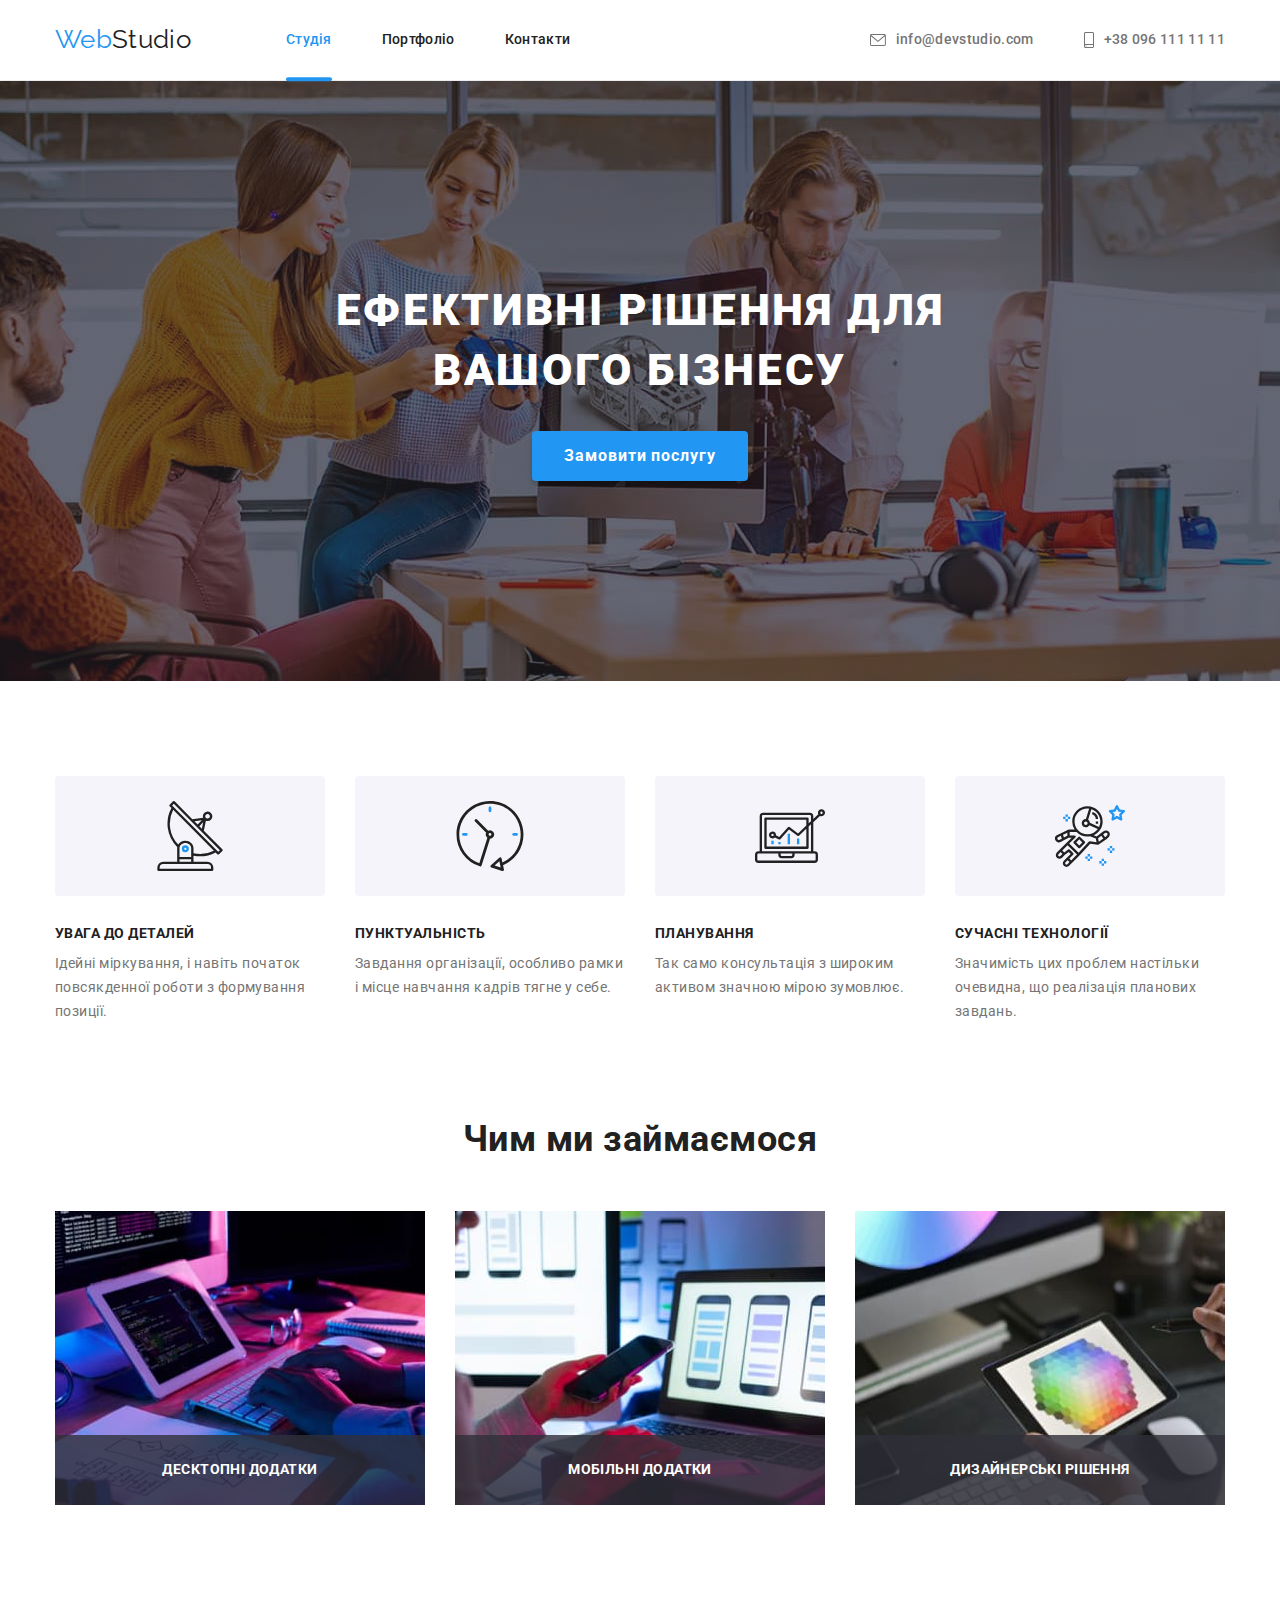
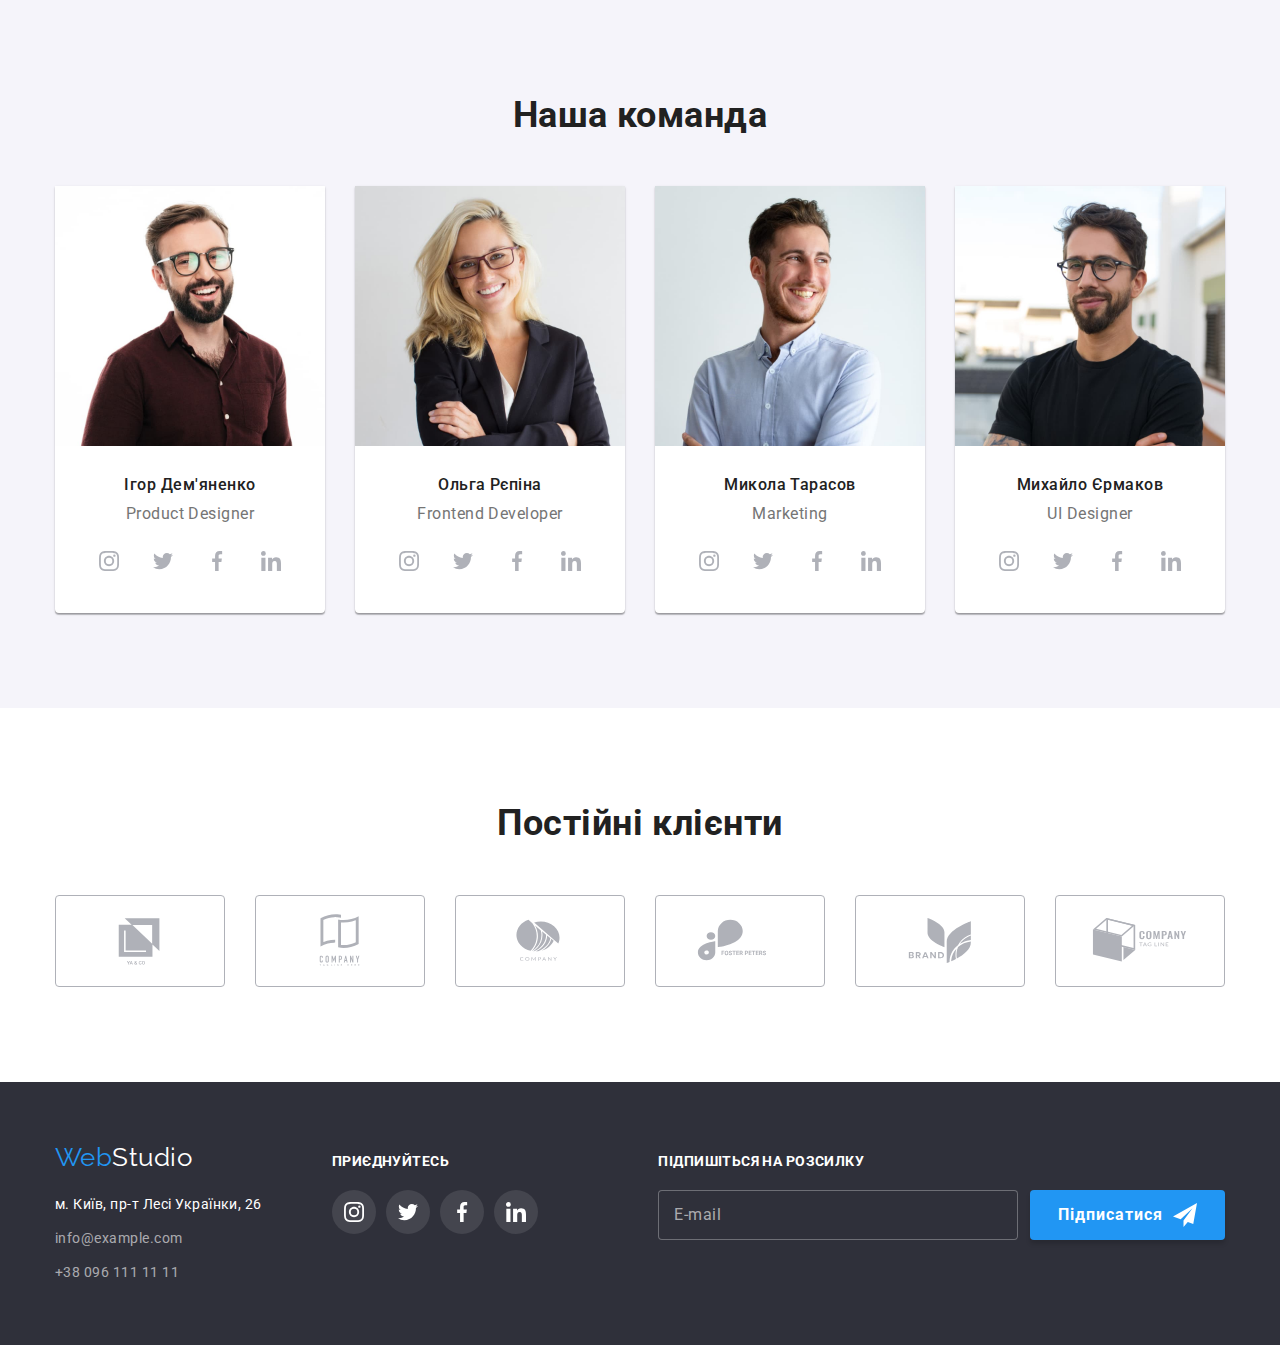
<file: index.html>
<!DOCTYPE html>
<html lang="uk">
  <head>
    <meta charset="UTF-8" />
    <meta http-equiv="X-UA-Compatible" content="IE=edge" />
    <meta name="viewport" content="width=device-width, initial-scale=1.0" />
    <title>WebStudio</title>
    <link rel="preconnect" href="https://fonts.googleapis.com" />
    <link rel="preconnect" href="https://fonts.gstatic.com" crossorigin />
    <link
      href="https://fonts.googleapis.com/css2?family=Raleway:wght@700&family=Roboto:wght@400;500;700;900&display=swap"
      rel="stylesheet"
    />
    <link rel="stylesheet" href="./css/main.min.css" />
  </head>

  <body class="home page">
    <!--Header-->
    <header class="header">
      <div class="container header__container">
        <a class="logo" href="./index.html">
          <span class="logo__accent">Web</span>Studio
        </a>
        <nav>
          <ul class="site-nav">
            <li class="site-nav__item site-nav__item--current">
              <a
                class="site-nav__link site-nav__link--current"
                href="./index.html"
                >Студія</a
              >
            </li>
            <li class="site-nav__item">
              <a class="site-nav__link" href="./portfolio.html">Портфоліо</a>
            </li>
            <li class="site-nav__item">
              <a class="site-nav__link" href="#">Контакти</a>
            </li>
          </ul>
        </nav>
        <ul class="header-contacts">
          <li class="header-contacts__item">
            <a class="header-contacts__link" href="mailto:info@devstudio.com">
              <svg class="header-contacts__icon" width="16" height="12">
                <use href="./images/symbol-defs.svg#icon-mail"></use>
              </svg>
              info@devstudio.com</a
            >
          </li>
          <li class="header-contacts__item">
            <a class="header-contacts__link" href="tel:+380961111111">
              <svg class="header-contacts__icon" width="10" height="16">
                <use href="./images/symbol-defs.svg#icon-smartphone"></use>
              </svg>
              +38 096 111 11 11</a
            >
          </li>
        </ul>
      </div>
    </header>
    <!--Main content-->
    <main class="main-content">
      <!--Hero-->
      <section class="hero">
        <div class="container">
          <h1 class="hero__title">Ефективні рішення для вашого бізнесу</h1>
          <button data-modal-open class="hero__button" type="button">
            Замовити послугу
          </button>
        </div>
      </section>
      <!--Features-->
      <section class="section features">
        <div class="container">
          <h2 class="hide-title">Переваги</h2>
          <ul class="features__list">
            <li class="features__item">
              <div class="features__bg">
                <svg class="features__icon" width="70" height="70">
                  <use href="./images/symbol-defs.svg#icon-antenna"></use>
                </svg>
              </div>
              <h2 class="features__title">УВАГА ДО ДЕТАЛЕЙ</h2>
              <p class="features__description">
                Ідейні міркування, і навіть початок повсякденної роботи з
                формування позиції.
              </p>
            </li>
            <li class="features__item">
              <div class="features__bg">
                <svg class="features__icon" width="70" height="70">
                  <use href="./images/symbol-defs.svg#icon-clock"></use>
                </svg>
              </div>
              <h2 class="features__title">ПУНКТУАЛЬНІСТЬ</h2>
              <p class="features__description">
                Завдання організації, особливо рамки і місце навчання кадрів
                тягне у себе.
              </p>
            </li>
            <li class="features__item">
              <div class="features__bg">
                <svg class="features__icon" width="70" height="70">
                  <use href="./images/symbol-defs.svg#icon-diagram"></use>
                </svg>
              </div>
              <h2 class="features__title">ПЛАНУВАННЯ</h2>
              <p class="features__description">
                Так само консультація з широким активом значною мірою зумовлює.
              </p>
            </li>
            <li class="features__item">
              <div class="features__bg">
                <svg class="features__icon" width="70" height="70">
                  <use href="./images/symbol-defs.svg#icon-astronaut"></use>
                </svg>
              </div>
              <h2 class="features__title">СУЧАСНІ ТЕХНОЛОГІЇ</h2>
              <p class="features__description">
                Значимість цих проблем настільки очевидна, що реалізація
                планових завдань.
              </p>
            </li>
          </ul>
        </div>
      </section>
      <!--Our action-->
      <section class="section actions">
        <div class="container">
          <h2 class="actions__title">Чим ми займаємося</h2>
          <ul class="actions__list">
            <li class="actions__item">
              <img
                src="./images/img.jpg"
                alt="Typin on the keyboard"
                width="370"
              />
              <div class="actions__label">
                <h3 class="actions__subscription">Десктопні додатки</h3>
              </div>
            </li>
            <li class="actions__item">
              <img src="./images/img1.jpg" alt="Gadgets" width="370" />
              <div class="actions__label">
                <h3 class="actions__subscription">Мобільні додатки</h3>
              </div>
            </li>
            <li class="actions__item">
              <img src="./images/img2.jpg" alt="Design" width="370" />
              <div class="actions__label">
                <h3 class="actions__subscription">Дизайнерські рішення</h3>
              </div>
            </li>
          </ul>
        </div>
      </section>
      <!--Out team-->
      <section class="section team">
        <div class="container">
          <h2 class="team__title">Наша команда</h2>
          <ul class="team__list">
            <li class="team__item">
              <img
                class="portrait"
                src="./images/team1.jpg"
                alt="Ігор Дем'яненко Product Designer"
                width="270"
              />
              <div class="team__label">
                <h3 class="team__subtitle">Ігор Дем'яненко</h3>
                <p class="team__description" lang="en">Product Designer</p>
                <ul class="team__social-list social-list">
                  <li class="social-list__item">
                    <a
                      class="social-list__link team__social-link"
                      href="https://www.instagram.com/"
                    >
                      <svg
                        class="team__icon social-list__icon"
                        width="20"
                        height="20"
                      >
                        <use
                          href="./images/symbol-defs.svg#icon-instagram"
                        ></use>
                      </svg>
                    </a>
                  </li>
                  <li class="social-list__item">
                    <a
                      class="social-list__link team__social-link"
                      href="https://twitter.com/?lang=en"
                    >
                      <svg
                        class="team__icon social-list__icon"
                        width="20"
                        height="20"
                      >
                        <use href="./images/symbol-defs.svg#icon-twitter"></use>
                      </svg>
                    </a>
                  </li>
                  <li class="social-list__item">
                    <a
                      class="social-list__link team__social-link"
                      href="https://www.facebook.com/"
                    >
                      <svg
                        class="social-list__icon team__icon"
                        width="20"
                        height="20"
                      >
                        <use
                          href="./images/symbol-defs.svg#icon-facebook"
                        ></use>
                      </svg>
                    </a>
                  </li>
                  <li class="social-list__item">
                    <a
                      class="social-list__link team__social-link"
                      href="https://www.linkedin.com/"
                    >
                      <svg
                        class="social-list__icon team__icon"
                        width="20"
                        height="20"
                      >
                        <use
                          href="./images/symbol-defs.svg#icon-linkedin"
                        ></use>
                      </svg>
                    </a>
                  </li>
                </ul>
              </div>
            </li>
            <li class="team__item">
              <img
                class="portrait"
                src="./images/team2.jpg"
                alt="Ольга Рєпіна Frontend Developer"
                width="270"
              />
              <div class="team__label">
                <h3 class="team__subtitle">Ольга Рєпіна</h3>
                <p class="team__description" lang="en">Frontend Developer</p>
                <ul class="team__social-list social-list">
                  <li class="social-list__item">
                    <a
                      class="social-list__link team__social-link"
                      href="https://www.instagram.com/"
                    >
                      <svg
                        class="team__icon social-list__icon"
                        width="20"
                        height="20"
                      >
                        <use
                          href="./images/symbol-defs.svg#icon-instagram"
                        ></use>
                      </svg>
                    </a>
                  </li>
                  <li class="social-list__item">
                    <a
                      class="social-list__link team__social-link"
                      href="https://twitter.com/?lang=en"
                    >
                      <svg
                        class="team__icon social-list__icon"
                        width="20"
                        height="20"
                      >
                        <use href="./images/symbol-defs.svg#icon-twitter"></use>
                      </svg>
                    </a>
                  </li>
                  <li class="social-list__item">
                    <a
                      class="social-list__link team__social-link"
                      href="https://www.facebook.com/"
                    >
                      <svg
                        class="social-list__icon team__icon"
                        width="20"
                        height="20"
                      >
                        <use
                          href="./images/symbol-defs.svg#icon-facebook"
                        ></use>
                      </svg>
                    </a>
                  </li>
                  <li class="social-list__item">
                    <a
                      class="social-list__link team__social-link"
                      href="https://www.linkedin.com/"
                    >
                      <svg
                        class="social-list__icon team__icon"
                        width="20"
                        height="20"
                      >
                        <use
                          href="./images/symbol-defs.svg#icon-linkedin"
                        ></use>
                      </svg>
                    </a>
                  </li>
                </ul>
              </div>
            </li>
            <li class="team__item">
              <img
                class="portrait"
                src="./images/team3.jpg"
                alt="Микола Тарасов Marketing"
                width="270"
              />
              <div class="team__label">
                <h3 class="team__subtitle">Микола Тарасов</h3>
                <p class="team__description" lang="en">Marketing</p>
                <ul class="team__social-list social-list">
                  <li class="social-list__item">
                    <a
                      class="social-list__link team__social-link"
                      href="https://www.instagram.com/"
                    >
                      <svg
                        class="team__icon social-list__icon"
                        width="20"
                        height="20"
                      >
                        <use
                          href="./images/symbol-defs.svg#icon-instagram"
                        ></use>
                      </svg>
                    </a>
                  </li>
                  <li class="social-list__item">
                    <a
                      class="social-list__link team__social-link"
                      href="https://twitter.com/?lang=en"
                    >
                      <svg
                        class="team__icon social-list__icon"
                        width="20"
                        height="20"
                      >
                        <use href="./images/symbol-defs.svg#icon-twitter"></use>
                      </svg>
                    </a>
                  </li>
                  <li class="social-list__item">
                    <a
                      class="social-list__link team__social-link"
                      href="https://www.facebook.com/"
                    >
                      <svg
                        class="social-list__icon team__icon"
                        width="20"
                        height="20"
                      >
                        <use
                          href="./images/symbol-defs.svg#icon-facebook"
                        ></use>
                      </svg>
                    </a>
                  </li>
                  <li class="social-list__item">
                    <a
                      class="social-list__link team__social-link"
                      href="https://www.linkedin.com/"
                    >
                      <svg
                        class="social-list__icon team__icon"
                        width="20"
                        height="20"
                      >
                        <use
                          href="./images/symbol-defs.svg#icon-linkedin"
                        ></use>
                      </svg>
                    </a>
                  </li>
                </ul>
              </div>
            </li>
            <li class="team__item">
              <img
                class="portrait"
                src="./images/team4.jpg"
                alt="Михайло Єрмаков UI Designer"
                width="270"
              />
              <div class="team__label">
                <h3 class="team__subtitle">Михайло Єрмаков</h3>
                <p class="team__description" lang="en">UI Designer</p>
                <ul class="team__social-list social-list">
                  <li class="social-list__item">
                    <a
                      class="social-list__link team__social-link"
                      href="https://www.instagram.com/"
                    >
                      <svg
                        class="team__icon social-list__icon"
                        width="20"
                        height="20"
                      >
                        <use
                          href="./images/symbol-defs.svg#icon-instagram"
                        ></use>
                      </svg>
                    </a>
                  </li>
                  <li class="social-list__item">
                    <a
                      class="social-list__link team__social-link"
                      href="https://twitter.com/?lang=en"
                    >
                      <svg
                        class="team__icon social-list__icon"
                        width="20"
                        height="20"
                      >
                        <use href="./images/symbol-defs.svg#icon-twitter"></use>
                      </svg>
                    </a>
                  </li>
                  <li class="social-list__item">
                    <a
                      class="social-list__link team__social-link"
                      href="https://www.facebook.com/"
                    >
                      <svg
                        class="social-list__icon team__icon"
                        width="20"
                        height="20"
                      >
                        <use
                          href="./images/symbol-defs.svg#icon-facebook"
                        ></use>
                      </svg>
                    </a>
                  </li>
                  <li class="social-list__item">
                    <a
                      class="social-list__link team__social-link"
                      href="https://www.linkedin.com/"
                    >
                      <svg
                        class="social-list__icon team__icon"
                        width="20"
                        height="20"
                      >
                        <use
                          href="./images/symbol-defs.svg#icon-linkedin"
                        ></use>
                      </svg>
                    </a>
                  </li>
                </ul>
              </div>
            </li>
          </ul>
        </div>
      </section>
      <!-- Regular customers -->
      <section class="section customers">
        <div class="container">
          <h2 class="customers__title">Постійні клієнти</h2>
          <ul class="customers__list">
            <li class="customers__item">
              <a class="customers__link" href="#">
                <svg class="customers__icon" width="106" height="60">
                  <use href="./images/symbol-defs.svg#icon-company1"></use>
                </svg>
              </a>
            </li>
            <li class="customers__item">
              <a class="customers__link" href="#">
                <svg class="customers__icon" width="106" height="60">
                  <use href="./images/symbol-defs.svg#icon-company2"></use>
                </svg>
              </a>
            </li>
            <li class="customers__item">
              <a class="customers__link" href="#">
                <svg class="customers__icon" width="106" height="60">
                  <use href="./images/symbol-defs.svg#icon-company3"></use>
                </svg>
              </a>
            </li>
            <li class="customers__item">
              <a class="customers__link" href="#">
                <svg class="customers__icon" width="106" height="60">
                  <use href="./images/symbol-defs.svg#icon-company4"></use>
                </svg>
              </a>
            </li>
            <li class="customers__item">
              <a class="customers__link" href="#">
                <svg class="customers__icon" width="106" height="60">
                  <use href="./images/symbol-defs.svg#icon-company5"></use>
                </svg>
              </a>
            </li>
            <li class="customers__item">
              <a class="customers__link" href="#">
                <svg class="customers__icon" width="106" height="60">
                  <use href="./images/symbol-defs.svg#icon-company6"></use>
                </svg>
              </a>
            </li>
          </ul>
        </div>
      </section>
    </main>
    <!--Footer-->
    <footer class="footer">
      <div class="container footer__container">
        <div class="footer__info">
          <a class="footer__logo logo" href="./index.html">
            <span class="logo__accent">Web</span>Studio
          </a>
          <ul class="footer-contacts">
            <li class="footer-contacts__item">
              <address class="footer__address">
                м. Київ, пр-т Лесі Українки, 26
              </address>
            </li>
            <li class="footer-contacts__item">
              <a class="footer-contacts__link" href="mailto:info@example.com"
                >info@example.com</a
              >
            </li>
            <li class="footer-contacts__item">
              <a class="footer-contacts__link" href="tel:+380991111111"
                >+38 096 111 11 11</a
              >
            </li>
          </ul>
        </div>
        <div class="footer__social-subscribe">
          <h3 class="footer__title">Приєднуйтесь</h3>
          <ul class="social-list">
            <li class="social-list__item">
              <a class="social-list__link" href="https://www.instagram.com/">
                <svg class="social-list__icon" width="20" height="20">
                  <use href="./images/symbol-defs.svg#icon-instagram"></use>
                </svg>
              </a>
            </li>
            <li class="social-list__item">
              <a class="social-list__link" href="https://twitter.com/?lang=en"
                ><svg class="social-list__icon" width="20" height="20">
                  <use href="./images/symbol-defs.svg#icon-twitter"></use>
                </svg>
              </a>
            </li>
            <li class="social-list__item">
              <a class="social-list__link" href="https://www.facebook.com/"
                ><svg class="social-list__icon" width="20" height="20">
                  <use href="./images/symbol-defs.svg#icon-facebook"></use>
                </svg>
              </a>
            </li>
            <li class="social-list__item">
              <a class="social-list__link" href="https://www.linkedin.com/"
                ><svg class="social-list__icon" width="20" height="20">
                  <use href="./images/symbol-defs.svg#icon-linkedin"></use>
                </svg>
              </a>
            </li>
          </ul>
        </div>
        <div class="footer__mail-subscribe">
          <form class="mail-form">
            <div class="mail-form__thumb">
              <label class="footer__title" for="mail-form"
                >Підпишіться на розсилку</label
              >
              <input
                class="mail-form__input"
                type="email"
                name="mail"
                id="mail-form"
                placeholder="E-mail"
              />
            </div>

            <button class="mail-form__button" type="submit">
              Підписатися
              <svg class="mail-form__icon" width="24" height="24">
                <use href="./images/symbol-defs.svg#icon-send"></use>
              </svg>
            </button>
          </form>
        </div>
      </div>
    </footer>
    <!-- Modal window -->
    <div class="backdrop is-hidden" data-modal>
      <div class="modal">
        <form class="form">
          <h2 class="form__title">Залиште свої дані, ми вам передзвонимо</h2>
          <div class="form-field">
            <label class="form-field__description" for="name">Ім'я</label>
            <div class="form-field__container">
              <input
                class="form-field__input"
                type="text"
                name="name"
                id="name"
              />
              <svg
                class="form-field__icon--person form-field__icon"
                width="18"
                height="18"
              >
                <use href="./images/symbol-defs.svg#icon-person"></use>
              </svg>
            </div>
          </div>
          <div class="form-field">
            <label class="form-field__description" for="tel">Телефон</label>
            <div class="form-field__container">
              <input class="form-field__input" type="tel" name="tel" id="tel" />
              <svg
                class="form-field__icon--phone form-field__icon"
                width="18"
                height="18"
              >
                <use href="./images/symbol-defs.svg#icon-phone"></use>
              </svg>
            </div>
          </div>
          <div class="form-field">
            <label class="form-field__description" for="mail">Пошта</label>
            <div class="form-field__container">
              <input
                class="form-field__input"
                type="email"
                name="mail"
                id="mail"
              />
              <svg
                class="form-field__icon--email form-field__icon"
                width="18"
                height="18"
              >
                <use href="./images/symbol-defs.svg#icon-email"></use>
              </svg>
            </div>
          </div>
          <div class="form-field form-field--comment">
            <label class="form-field__description" for="comment"
              >Коментар</label
            >
            <textarea
              class="form-field__input form-field__input--comment"
              name="comment"
              id="comment"
              placeholder="Введіть текст"
            ></textarea>
          </div>
          <div class="form-field--policy">
            <label class="policy__description">
              <input class="hide-checkbox" type="checkbox" name="policy" />
              <span class="checkbox">
                <svg class="checkbox__icon" width="16" height="15">
                  <use href="./images/symbol-defs.svg#icon-check"></use>
                </svg>
              </span>
              <span class="policy__conditions">
                Погоджуюся з розсилкою та приймаю
                <a class="policy__link" href="#">Умови договору</a>
              </span>
            </label>
          </div>
          <button type="submit" class="form__button">Відправити</button>
        </form>
        <button class="modal__close-button" data-modal-close>
          <svg class="modal__icon" width="30" height="30">
            <use href="./images/symbol-defs.svg#icon-close"></use>
          </svg>
        </button>
      </div>
    </div>
    <script src="./js/modal.js"></script>
  </body>
</html>
</file>
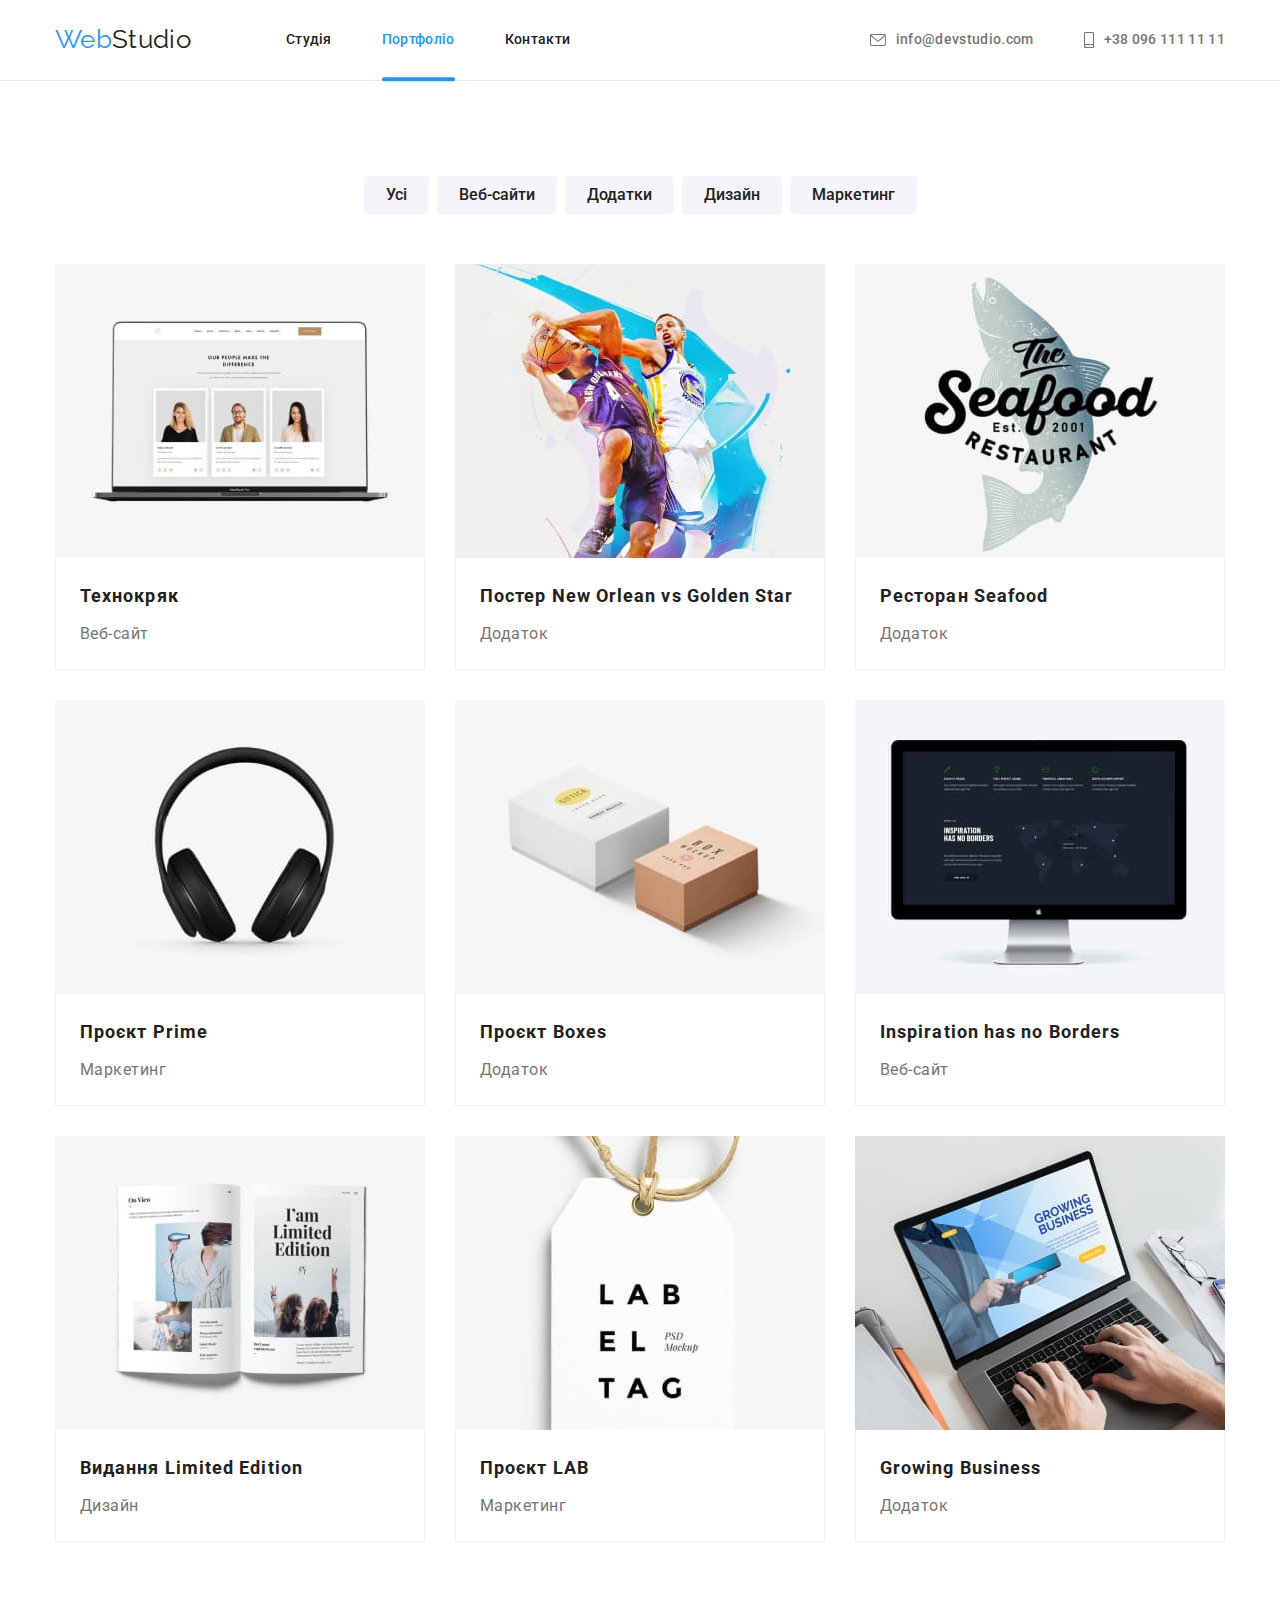
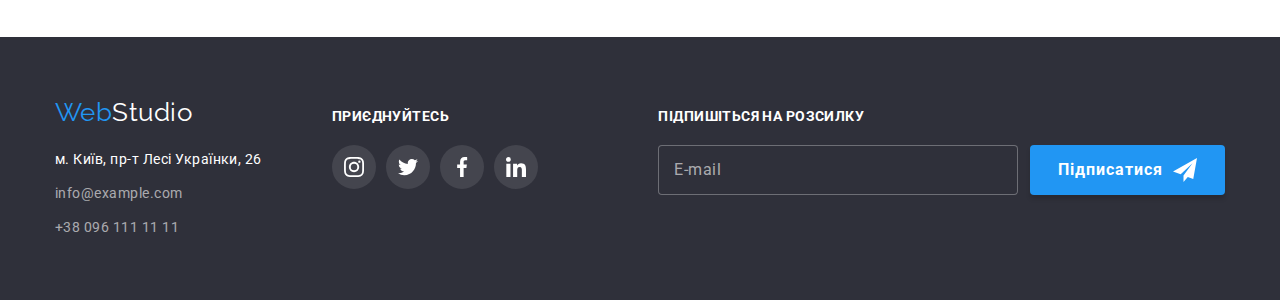
<file: portfolio.html>
<!DOCTYPE html>
<html lang="uk">
  <head>
    <meta charset="UTF-8" />
    <meta http-equiv="X-UA-Compatible" content="IE=edge" />
    <meta name="viewport" content="width=device-width, initial-scale=1.0" />
    <title>Portfolio</title>
    <link rel="preconnect" href="https://fonts.googleapis.com" />
    <link rel="preconnect" href="https://fonts.gstatic.com" crossorigin />
    <link
      href="https://fonts.googleapis.com/css2?family=Raleway:wght@700&family=Roboto:wght@400;500;700;900&display=swap"
      rel="stylesheet"
    />
    <link rel="stylesheet" href="./css/main.min.css" />
  </head>
  <body class="portfolio page">
    <!--Header-->
    <header class="header">
      <div class="container header__container">
        <a class="logo" href="./index.html">
          <span class="logo__accent">Web</span>Studio
        </a>
        <nav>
          <ul class="site-nav">
            <li class="site-nav__item">
              <a
                class="site-nav__link"
                href="./index.html"
                >Студія</a
              >
            </li>
            <li class="site-nav__item site-nav__item--current">
              <a class="site-nav__link site-nav__link--current" href="./portfolio.html"
                >Портфоліо</a
              >
            </li>
            <li class="site-nav__item">
              <a class="site-nav__link" href="#">Контакти</a>
            </li>
          </ul>
        </nav>
        <ul class="header-contacts">
          <li class="header-contacts__item">
            <a
              class="header-contacts__link"
              href="mailto:info@devstudio.com"
            >
              <svg class="header-contacts__icon" width="16" height="12">
                <use href="./images/symbol-defs.svg#icon-mail"></use>
              </svg>
              info@devstudio.com</a
            >
          </li>
          <li class="header-contacts__item">
            <a class="header-contacts__link" href="tel:+380961111111">
              <svg class="header-contacts__icon" width="10" height="16">
                <use href="./images/symbol-defs.svg#icon-smartphone"></use>
              </svg>
              +38 096 111 11 11</a
            >
          </li>
        </ul>
      </div>
    </header>
    <!--Main Content-->
    <main>
      <!--Gallery-->
      <section class="section">
        <!--Filters-->
        <div class="filters container">
          <h1 class="hide-title">Портфоліо</h1>
          <ul class="filters__list">
            <li class="filters__item">
              <button class="filters__button" type="button">Усі</button>
            </li>
            <li class="filters__item">
              <button class="filters__button" type="button">Веб-сайти</button>
            </li>
            <li class="filters__item">
              <button class="filters__button" type="button">Додатки</button>
            </li>
            <li class="filters__item">
              <button class="filters__button" type="button">Дизайн</button>
            </li>
            <li class="filters__item">
              <button class="filters__button" type="button">Маркетинг</button>
            </li>
          </ul>
        </div>
        <!--Catalog-->
        <div class="container card-set">
          <ul class="card-set__list">
            <li class="card-product">
              <a class="card-product__link" href="#">
                <div class="thumb">
                  <img src="./images/item1.jpg" alt="Технокряк" width="370" />
                  <div class="thumb__overlay">
                    <p class="thumb__description">
                      Ресурс пропонує комплексні пропозиції з різним рівнем
                      функціоналу та сервісів. Все це дозволить відвідувачу
                      отримати вичерпні відомості про компанію чи приватну
                      особу.
                    </p>
                  </div>
                </div>
                <div class="card-product__label">
                  <h2 class="card-product__title">Технокряк</h2>
                  <p class="card-product__description">Веб-сайт</p>
                </div>
              </a>
            </li>
            <li class="card-product">
              <a class="card-product__link" href="#">
                <div class="thumb">
                  <img
                    src="./images/item2.jpg"
                    alt="Постер New Orlean vs Golden Star"
                    width="370"
                  />
                  <div class="thumb__overlay">
                    <p class="thumb__description">
                      Ресурс пропонує комплексні пропозиції з різним рівнем
                      функціоналу та сервісів. Все це дозволить відвідувачу
                      отримати вичерпні відомості про компанію чи приватну
                      особу.
                    </p>
                  </div>
                </div>

                <div class="card-product__label">
                  <h2 class="card-product__title">Постер New Orlean vs Golden Star</h2>
                  <p class="card-product__description">Додаток</p>
                </div>
              </a>
            </li>
            <li class="card-product">
              <a class="card-product__link" href="#">
                <div class="thumb">
                  <img
                    src="./images/item3.jpg"
                    alt="Ресторан Seafood"
                    width="370"
                  />
                  <div class="thumb__overlay">
                    <p class="thumb__description">
                      Ресурс пропонує комплексні пропозиції з різним рівнем
                      функціоналу та сервісів. Все це дозволить відвідувачу
                      отримати вичерпні відомості про компанію чи приватну
                      особу.
                    </p>
                  </div>
                </div>

                <div class="card-product__label">
                  <h2 class="card-product__title">Ресторан Seafood</h2>
                  <p class="card-product__description">Додаток</p>
                </div>
              </a>
            </li>
            <li class="card-product">
              <a class="card-product__link" href="#">
                <div class="thumb">
                  <img
                    src="./images/item4.jpg"
                    alt="Проєкт Prime"
                    width="370"
                  />
                  <div class="thumb__overlay">
                    <p class="thumb__description">
                      Ресурс пропонує комплексні пропозиції з різним рівнем
                      функціоналу та сервісів. Все це дозволить відвідувачу
                      отримати вичерпні відомості про компанію чи приватну
                      особу.
                    </p>
                  </div>
                </div>

                <div class="card-product__label">
                  <h2 class="card-product__title">Проєкт Prime</h2>
                  <p class="card-product__description">Маркетинг</p>
                </div>
              </a>
            </li>
            <li class="card-product">
              <a class="card-product__link" href="#">
                <div class="thumb">
                  <img
                    src="./images/item5.jpg"
                    alt="Проєкт Boxes"
                    width="370"
                  />
                  <div class="thumb__overlay">
                    <p class="thumb__description">
                      Ресурс пропонує комплексні пропозиції з різним рівнем
                      функціоналу та сервісів. Все це дозволить відвідувачу
                      отримати вичерпні відомості про компанію чи приватну
                      особу.
                    </p>
                  </div>
                </div>

                <div class="card-product__label">
                  <h2 class="card-product__title">Проєкт Boxes</h2>
                  <p class="card-product__description">Додаток</p>
                </div>
              </a>
            </li>
            <li class="card-product">
              <a class="card-product__link" href="#">
                <div class="thumb">
                  <img
                    src="./images/item6.jpg"
                    alt="Inspiration has no Borders"
                    width="370"
                  />
                  <div class="thumb__overlay">
                    <p class="thumb__description">
                      Ресурс пропонує комплексні пропозиції з різним рівнем
                      функціоналу та сервісів. Все це дозволить відвідувачу
                      отримати вичерпні відомості про компанію чи приватну
                      особу.
                    </p>
                  </div>
                </div>

                <div class="card-product__label">
                  <h2 class="card-product__title">Inspiration has no Borders</h2>
                  <p class="card-product__description">Веб-сайт</p>
                </div>
              </a>
            </li>
            <li class="card-product">
              <a class="card-product__link" href="#">
                <div class="thumb">
                  <img
                    src="./images/item7.jpg"
                    alt="Видання Limited Edition"
                    width="370"
                  />
                  <div class="thumb__overlay">
                    <p class="thumb__description">
                      Ресурс пропонує комплексні пропозиції з різним рівнем
                      функціоналу та сервісів. Все це дозволить відвідувачу
                      отримати вичерпні відомості про компанію чи приватну
                      особу.
                    </p>
                  </div>
                </div>

                <div class="card-product__label">
                  <h2 class="card-product__title">Видання Limited Edition</h2>
                  <p class="card-product__description">Дизайн</p>
                </div>
              </a>
            </li>
            <li class="card-product">
              <a class="card-product__link" href="#">
                <div class="thumb">
                  <img
                    src="./images/item8.jpg"
                    alt="Проєкт LAB"
                    width="370"
                  />
                  <div class="thumb__overlay">
                    <p class="thumb__description">
                      Ресурс пропонує комплексні пропозиції з різним рівнем
                      функціоналу та сервісів. Все це дозволить відвідувачу
                      отримати вичерпні відомості про компанію чи приватну
                      особу.
                    </p>
                  </div>
                </div>

                <div class="card-product__label">
                  <h2 class="card-product__title">Проєкт LAB</h2>
                  <p class="card-product__description">Маркетинг</p>
                </div>
              </a>
            </li>
            <li class="card-product">
              <a class="card-product__link" href="#">
                <div class="thumb">
                  <img
                    src="./images/item9.jpg"
                    alt="Growing Business"
                    width="370"
                  />
                  <div class="thumb__overlay">
                    <p class="thumb__description">
                      Ресурс пропонує комплексні пропозиції з різним рівнем
                      функціоналу та сервісів. Все це дозволить відвідувачу
                      отримати вичерпні відомості про компанію чи приватну
                      особу.
                    </p>
                  </div>
                </div>

                <div class="card-product__label">
                  <h2 class="card-product__title">Growing Business</h2>
                  <p class="card-product__description">Додаток</p>
                </div>
              </a>
            </li>
          </ul>
        </div>
      </section>
    </main>
    <!--Footer-->
    <footer class="footer">
      <div class="container footer__container">
        <div class="footer__info">
          <a class="footer__logo logo" href="./index.html">
            <span class="logo__accent">Web</span>Studio
          </a>
          <ul class="footer-contacts">
            <li class="footer-contacts__item">
              <address class="footer__address">
                м. Київ, пр-т Лесі Українки, 26
              </address>
            </li>
            <li class="footer-contacts__item">
              <a
                class="footer-contacts__link"
                href="mailto:info@example.com"
                >info@example.com</a
              >
            </li>
            <li class="footer-contacts__item">
              <a class="footer-contacts__link" href="tel:+380991111111"
                >+38 096 111 11 11</a
              >
            </li>
          </ul>
        </div>
        <div class="footer__social-subscribe">
          <h3 class="footer__title">Приєднуйтесь</h3>
          <ul class="social-list">
            <li class="social-list__item">
              <a
                class="social-list__link"
                href="https://www.instagram.com/"
              >
                <svg class="social-list__icon" width="20" height="20">
                  <use href="./images/symbol-defs.svg#icon-instagram"></use>
                </svg>
              </a>
            </li>
            <li class="social-list__item">
              <a
                class="social-list__link"
                href="https://twitter.com/?lang=en"
                ><svg class="social-list__icon" width="20" height="20">
                  <use href="./images/symbol-defs.svg#icon-twitter"></use>
                </svg>
              </a>
            </li>
            <li class="social-list__item">
              <a class="social-list__link" href="https://www.facebook.com/"
                ><svg class="social-list__icon" width="20" height="20">
                  <use href="./images/symbol-defs.svg#icon-facebook"></use>
                </svg>
              </a>
            </li>
            <li class="social-list__item">
              <a class="social-list__link" href="https://www.linkedin.com/"
                ><svg class="social-list__icon" width="20" height="20">
                  <use href="./images/symbol-defs.svg#icon-linkedin"></use>
                </svg>
              </a>
            </li>
          </ul>
        </div>
        <div class="footer__mail-subscribe">
          <form class="mail-form">
            <div class="mail-form__thumb">
              <label class="footer__title" for="mail-form"
                >Підпишіться на розсилку</label
              >
              <input
                class="mail-form__input"
                type="email"
                name="mail"
                id="mail-form"
                placeholder="E-mail"
              />
            </div>

            <button class="mail-form__button" type="submit">
              Підписатися
              <svg class="mail-form__icon" width="24" height="24">
                <use href="./images/symbol-defs.svg#icon-send"></use>
              </svg>
            </button>
          </form>
        </div>
      </div>
    </footer>
  </body>
</html>
</file>
<file: css/main.min.css>
/*! modern-normalize v1.1.0 | MIT License | https://github.com/sindresorhus/modern-normalize */*,::after,::before{-webkit-box-sizing:border-box;box-sizing:border-box}html{-moz-tab-size:4;-o-tab-size:4;tab-size:4}html{line-height:1.15;-webkit-text-size-adjust:100%}body{margin:0}body{font-family:system-ui,-apple-system,"Segoe UI",Roboto,Helvetica,Arial,sans-serif,"Apple Color Emoji","Segoe UI Emoji"}hr{height:0;color:inherit}abbr[title]{-webkit-text-decoration:underline dotted;text-decoration:underline dotted}b,strong{font-weight:bolder}code,kbd,pre,samp{font-family:ui-monospace,SFMono-Regular,Consolas,"Liberation Mono",Menlo,monospace;font-size:1em}small{font-size:80%}sub,sup{font-size:75%;line-height:0;position:relative;vertical-align:baseline}sub{bottom:-0.25em}sup{top:-0.5em}table{text-indent:0;border-color:inherit}button,input,optgroup,select,textarea{font-family:inherit;font-size:100%;line-height:1.15;margin:0}button,select{text-transform:none}[type=button],[type=reset],[type=submit],button{-webkit-appearance:button}::-moz-focus-inner{border-style:none;padding:0}:-moz-focusring{outline:1px dotted ButtonText}:-moz-ui-invalid{box-shadow:none}legend{padding:0}progress{vertical-align:baseline}::-webkit-inner-spin-button,::-webkit-outer-spin-button{height:auto}[type=search]{-webkit-appearance:textfield;outline-offset:-2px}::-webkit-search-decoration{-webkit-appearance:none}::-webkit-file-upload-button{-webkit-appearance:button;font:inherit}summary{display:list-item}.page{margin:0;color:#212121;background-color:#fff;font-family:"Roboto",sans-serif;letter-spacing:.03em}.container{width:1200px;margin:auto;padding-left:15px;padding-right:15px}img{display:block}.section{padding-top:95px;padding-bottom:95px}.icon{fill:#afb1b8}.hide-title{display:none}.card-product__link,.policy__link,.social-list__link,.footer-contacts__link,.header-contacts__link,.site-nav__link,.logo{display:inline-block;color:inherit;text-decoration:none}.card-set__list,.filters__list,.social-list,.footer-contacts,.customers__list,.team__list,.actions__list,.features__list,.header-contacts,.site-nav{list-style:none;margin:0;padding:0}.filters__button,.form__button,.mail-form__button,.hero__button{display:inline-block;margin:0;border-radius:4px;border:0px;cursor:pointer;text-align:center;color:#fff;background-color:#2196f3;font-family:inherit}.customers,.team,.actions,.features,.hero{padding-top:95px;padding-bottom:95px}.card-product__title,.footer__title,.customers__title,.team__subtitle,.team__title,.actions__subscription,.actions__title,.features__title,.hero__title{font-weight:700;margin-top:0}.thumb__description,.card-product__description,.policy__description,.form-field__description,.team__description,.features__description{margin-top:0;margin-bottom:0;color:#757575;font-size:14px;line-height:1.71}.header{-webkit-box-sizing:border-box;box-sizing:border-box;border-bottom:1px solid #ececec;letter-spacing:.02em;background-color:#fff}.header__container{display:-webkit-box;display:-ms-flexbox;display:flex;-webkit-box-pack:none;-ms-flex-pack:none;justify-content:none;-webkit-box-align:center;-ms-flex-align:center;align-items:center}.logo{margin-right:95px;color:#212121;font-family:"Raleway",sans-serif;font-size:26px;line-height:1.2}.logo.footer__logo{margin-bottom:20px;margin-right:0;color:#fff}.logo__accent{font-family:"Raleway",sans-serif;font-size:26px;line-height:1.2;color:#2196f3}.site-nav{display:-webkit-box;display:-ms-flexbox;display:flex}.site-nav__item{position:relative}.site-nav__item--current{position:relative}.site-nav__item--current::after{content:" ";position:absolute;bottom:0;right:0;-webkit-transform:translateY(1.3px);transform:translateY(1.3px);display:block;width:100%;height:4px;background-color:#2196f3;margin:0;border-radius:2px}.site-nav__item:not(:last-child){margin-right:50px}.site-nav__link{padding-top:32px;padding-bottom:32px;color:#212121;font-size:14px;line-height:1.14;font-weight:500;-webkit-transition:color 250ms cubic-bezier(0.4, 0, 0.2, 1);transition:color 250ms cubic-bezier(0.4, 0, 0.2, 1)}.site-nav__link::after{content:"";position:absolute;bottom:0;right:0;-webkit-transform:translateY(1.3px) scaleX(0);transform:translateY(1.3px) scaleX(0);display:block;width:100%;height:4px;background-color:#2196f3;margin:0;border-radius:2px;-webkit-transition:-webkit-transform 250ms cubic-bezier(0.4, 0, 0.2, 1);transition:-webkit-transform 250ms cubic-bezier(0.4, 0, 0.2, 1);transition:transform 250ms cubic-bezier(0.4, 0, 0.2, 1);transition:transform 250ms cubic-bezier(0.4, 0, 0.2, 1), -webkit-transform 250ms cubic-bezier(0.4, 0, 0.2, 1)}.site-nav__link:hover::after,.site-nav__link:focus::after{-webkit-transform:translateY(1.3px) scaleX(1);transform:translateY(1.3px) scaleX(1)}.site-nav__link:hover,.site-nav__link:focus,.site-nav__link:active,.site-nav__link--current{color:#2196f3}.header-contacts{display:-webkit-box;display:-ms-flexbox;display:flex;margin-left:auto}.header-contacts__item:not(:last-child){margin-right:50px}.header-contacts__link{display:-webkit-box;display:-ms-flexbox;display:flex;-webkit-box-pack:none;-ms-flex-pack:none;justify-content:none;-webkit-box-align:center;-ms-flex-align:center;align-items:center;padding-top:32px;padding-bottom:32px;color:#757575;font-weight:500;font-size:14px;line-height:1.14;-webkit-transition:color 250ms cubic-bezier(0.4, 0, 0.2, 1);transition:color 250ms cubic-bezier(0.4, 0, 0.2, 1)}.header-contacts__link:hover,.header-contacts__link:focus{color:#2196f3}.header-contacts__icon{margin-right:10px;fill:#757575;-webkit-transition:fill 250ms cubic-bezier(0.4, 0, 0.2, 1);transition:fill 250ms cubic-bezier(0.4, 0, 0.2, 1)}.header-contacts__link:hover>.header-contacts__icon,.header-contacts__link:focus>.header-contacts__icon{fill:#2196f3}.hero{text-align:center;background-image:-webkit-gradient(linear, left top, right top, from(rgba(47, 48, 58, 0.4)), to(rgba(47, 48, 58, 0.4))),url(../images/overlay.jpg);background-image:linear-gradient(to right, rgba(47, 48, 58, 0.4), rgba(47, 48, 58, 0.4)),url(../images/overlay.jpg);min-height:600px;max-width:1600px;background-position:center;background-repeat:no-repeat;background-size:cover;padding:200px 0;margin:0 auto;background-color:#c4c4c4}.hero__title{margin:0 auto 30px;width:695px;color:#fff;font-weight:900;letter-spacing:.06em;font-size:44px;line-height:1.36;text-transform:uppercase}.hero__button{-webkit-box-shadow:0px 4px 4px rgba(0,0,0,.15);box-shadow:0px 4px 4px rgba(0,0,0,.15);padding:10px 32px;min-width:-webkit-max-content;min-width:-moz-max-content;min-width:max-content;margin-top:0;font-weight:700;font-size:16px;line-height:1.88;letter-spacing:.06em;-webkit-transition:color 250ms cubic-bezier(0.4, 0, 0.2, 1),background-color 250ms cubic-bezier(0.4, 0, 0.2, 1);transition:color 250ms cubic-bezier(0.4, 0, 0.2, 1),background-color 250ms cubic-bezier(0.4, 0, 0.2, 1)}.hero__button:hover,.hero__button:focus{color:#fff;background-color:#188ce8}.features{background-color:#fff}.features__list{display:-webkit-box;display:-ms-flexbox;display:flex;-webkit-box-pack:center;-ms-flex-pack:center;justify-content:center;-webkit-box-align:none;-ms-flex-align:none;align-items:none}.features__title{margin-bottom:10px;font-size:14px;line-height:1.14}.features__item{width:calc((100% - 90px)/4)}.features__item:not(:last-child){margin-right:30px}.features__bg{display:-webkit-box;display:-ms-flexbox;display:flex;-webkit-box-pack:center;-ms-flex-pack:center;justify-content:center;-webkit-box-align:center;-ms-flex-align:center;align-items:center;height:120px;background-color:#f5f4fa;margin-bottom:30px;border-radius:4px}.actions{padding-top:0;background-color:#fff}.actions__list{display:-webkit-box;display:-ms-flexbox;display:flex;-webkit-box-pack:center;-ms-flex-pack:center;justify-content:center;-webkit-box-align:none;-ms-flex-align:none;align-items:none}.actions__item{position:relative}.actions__item:not(:last-child){margin-right:30px}.actions__title{margin-bottom:50px;font-size:36px;line-height:1.16;text-align:center}.actions__label{position:absolute;display:-webkit-box;display:-ms-flexbox;display:flex;-webkit-box-pack:center;-ms-flex-pack:center;justify-content:center;-webkit-box-align:center;-ms-flex-align:center;align-items:center;bottom:0;width:100%;background-color:rgba(47,48,58,.8)}.actions__subscription{margin:0;padding:27px 0;font-size:14px;line-height:1.14;letter-spacing:.03em;text-transform:uppercase;color:#fff}.team{background-color:#f5f4fa}.team__title{margin-bottom:50px;font-weight:700;font-size:36px;line-height:1.16;text-align:center}.team__list{display:-webkit-box;display:-ms-flexbox;display:flex;-webkit-box-pack:center;-ms-flex-pack:center;justify-content:center;-webkit-box-align:none;-ms-flex-align:none;align-items:none}.team__item{-webkit-box-sizing:border-box;box-sizing:border-box;width:calc((100% - 90px)/4);-webkit-box-shadow:0px 1px 3px rgba(0,0,0,.12),0px 1px 1px rgba(0,0,0,.14),0px 2px 1px rgba(0,0,0,.2);box-shadow:0px 1px 3px rgba(0,0,0,.12),0px 1px 1px rgba(0,0,0,.14),0px 2px 1px rgba(0,0,0,.2);border-radius:0px 0px 4px 4px;text-align:center;background-color:#fff}.team__item:not(:last-child){margin-right:30px}.team__label{padding-top:30px;padding-bottom:30px}.team__subtitle{margin-bottom:10px;font-weight:500;font-size:16px;line-height:1.18}.team__description{font-size:16px;line-height:1.18;margin-bottom:15px}.team__social-link.social-list__link{background-color:inherit}.team__icon.social-list__icon{fill:#afb1b8;-webkit-transition:fill 250ms cubic-bezier(0.4, 0, 0.2, 1);transition:fill 250ms cubic-bezier(0.4, 0, 0.2, 1)}.team__social-link:hover>.team__icon.social-list__icon,.team__social-link:focus>.team__icon.social-list__icon{fill:#fff}.customers{text-align:center}.customers__title{font-size:36px;line-height:1.16;margin-bottom:50px}.customers__list{display:-webkit-box;display:-ms-flexbox;display:flex}.customers__item{width:calc((100% - 150px)/6)}.customers__item:not(:last-child){margin-right:30px}.customers__link{display:-webkit-box;display:-ms-flexbox;display:flex;-webkit-box-pack:center;-ms-flex-pack:center;justify-content:center;-webkit-box-align:center;-ms-flex-align:center;align-items:center;-webkit-box-sizing:border-box;box-sizing:border-box;border:1px solid #afb1b8;border-radius:4px;height:92px;-webkit-transition:border 250ms cubic-bezier(0.4, 0, 0.2, 1);transition:border 250ms cubic-bezier(0.4, 0, 0.2, 1)}.customers__link:hover,.customers__link:focus{border:1px solid #2196f3}.customers__icon{fill:#afb1b8;-webkit-transition:fill 250ms cubic-bezier(0.4, 0, 0.2, 1);transition:fill 250ms cubic-bezier(0.4, 0, 0.2, 1)}.customers__link:hover>.customers__icon,.customers__link:focus>.customers__icon{fill:#2196f3}.footer{padding-top:60px;padding-bottom:60px;background-color:#2f303a}.footer__container{display:-webkit-box;display:-ms-flexbox;display:flex;-webkit-box-pack:center;-ms-flex-pack:center;justify-content:center;-webkit-box-align:baseline;-ms-flex-align:baseline;align-items:baseline}.footer__title{font-size:14px;line-height:1.14;letter-spacing:.03em;text-transform:uppercase;margin-bottom:20px;color:#fff}.footer__info{margin-right:70px}.footer__address{color:#fff;font-size:14px;line-height:1.7;font-style:normal}.footer-contacts__item:not(:last-child){margin-bottom:10px}.footer-contacts__link{color:rgba(255,255,255,.6);font-size:14px;line-height:1.71;-webkit-transition:color 250ms cubic-bezier(0.4, 0, 0.2, 1);transition:color 250ms cubic-bezier(0.4, 0, 0.2, 1)}.footer-contacts__link:hover,.footer-contacts__link:focus{color:#2196f3}.social-list{display:-webkit-box;display:-ms-flexbox;display:flex;-webkit-box-pack:center;-ms-flex-pack:center;justify-content:center;-webkit-box-align:center;-ms-flex-align:center;align-items:center}.social-list__item:not(:last-child){margin-right:10px}.social-list__link{display:-webkit-box;display:-ms-flexbox;display:flex;-webkit-box-pack:center;-ms-flex-pack:center;justify-content:center;-webkit-box-align:center;-ms-flex-align:center;align-items:center;-webkit-box-sizing:border-box;box-sizing:border-box;border-radius:50%;border:1px rgba(0,0,0,0) rgba(255,255,255,.1);background-color:rgba(255,255,255,.1);height:44px;width:44px;-webkit-transition:background-color 250ms cubic-bezier(0.4, 0, 0.2, 1);transition:background-color 250ms cubic-bezier(0.4, 0, 0.2, 1)}.social-list__link:hover,.social-list__link:focus{background-color:#2196f3}.social-list__icon{fill:#fff}.footer__mail-subscribe{margin-left:auto}.mail-form{display:-webkit-box;display:-ms-flexbox;display:flex;-webkit-box-pack:none;-ms-flex-pack:none;justify-content:none;-webkit-box-align:end;-ms-flex-align:end;align-items:flex-end}.mail-form__thumb{display:-webkit-box;display:-ms-flexbox;display:flex;-webkit-box-orient:vertical;-webkit-box-direction:normal;-ms-flex-direction:column;flex-direction:column;margin-right:12px}.mail-form__input{width:360px;padding:15px;border:1px solid rgba(255,255,255,.3);border-radius:4px;color:#fff;background-color:#2f303a}.mail-form__input::-webkit-input-placeholder{font-size:16px;line-height:1.25;letter-spacing:.03em;color:rgba(255,255,255,.6)}.mail-form__input::-moz-placeholder{font-size:16px;line-height:1.25;letter-spacing:.03em;color:rgba(255,255,255,.6)}.mail-form__input:-ms-input-placeholder{font-size:16px;line-height:1.25;letter-spacing:.03em;color:rgba(255,255,255,.6)}.mail-form__input::-ms-input-placeholder{font-size:16px;line-height:1.25;letter-spacing:.03em;color:rgba(255,255,255,.6)}.mail-form__input::placeholder{font-size:16px;line-height:1.25;letter-spacing:.03em;color:rgba(255,255,255,.6)}.mail-form__icon{margin-left:10px}.mail-form__button{display:-webkit-box;display:-ms-flexbox;display:flex;-webkit-box-pack:center;-ms-flex-pack:center;justify-content:center;-webkit-box-align:center;-ms-flex-align:center;align-items:center;-webkit-box-shadow:0px 4px 4px rgba(0,0,0,.15);box-shadow:0px 4px 4px rgba(0,0,0,.15);padding:10px 28px;min-width:-webkit-max-content;min-width:-moz-max-content;min-width:max-content;margin:0 auto;font-weight:700;font-size:16px;line-height:1.88;letter-spacing:.06em;-webkit-transition:background-color 250ms cubic-bezier(0.4, 0, 0.2, 1);transition:background-color 250ms cubic-bezier(0.4, 0, 0.2, 1)}.mail-form__button:focus,.mail-form__button:hover{background-color:#188ce8}.backdrop{position:fixed;top:0;left:0;width:100%;height:100%;background-color:rgba(0,0,0,.2);opacity:1;visibility:visible;-webkit-transition:opacity 250ms cubic-bezier(0.4, 0, 0.2, 1),visibility 250ms cubic-bezier(0.4, 0, 0.2, 1);transition:opacity 250ms cubic-bezier(0.4, 0, 0.2, 1),visibility 250ms cubic-bezier(0.4, 0, 0.2, 1)}.backdrop.is-hidden{opacity:0;visibility:hidden;pointer-events:none}.modal{position:absolute;top:50%;left:50%;-webkit-transform:translate(-50%, -50%) scale(1);transform:translate(-50%, -50%) scale(1);opacity:1;-webkit-transition:opacity 250ms cubic-bezier(0.4, 0, 0.2, 1),-webkit-transform 250ms cubic-bezier(0.4, 0, 0.2, 1);transition:opacity 250ms cubic-bezier(0.4, 0, 0.2, 1),-webkit-transform 250ms cubic-bezier(0.4, 0, 0.2, 1);transition:transform 250ms cubic-bezier(0.4, 0, 0.2, 1),opacity 250ms cubic-bezier(0.4, 0, 0.2, 1);transition:transform 250ms cubic-bezier(0.4, 0, 0.2, 1),opacity 250ms cubic-bezier(0.4, 0, 0.2, 1),-webkit-transform 250ms cubic-bezier(0.4, 0, 0.2, 1);width:530px;padding:40px;background-color:#fff;-webkit-box-shadow:0px 1px 3px rgba(0,0,0,.12),0px 1px 1px rgba(0,0,0,.14),0px 2px 1px rgba(0,0,0,.2);box-shadow:0px 1px 3px rgba(0,0,0,.12),0px 1px 1px rgba(0,0,0,.14),0px 2px 1px rgba(0,0,0,.2);border-radius:4px}.is-hidden>.modal{-webkit-transform:translate(-50%, -50%) scale(0);transform:translate(-50%, -50%) scale(0);opacity:0}.modal__close-button{position:absolute;top:8px;right:8px;margin:0;padding:0;border:none;background-color:rgba(0,0,0,0);cursor:pointer}.modal__close-button:active{opacity:.5}.modal__icon{-webkit-box-sizing:border-box;box-sizing:border-box;border:1px solid rgba(0,0,0,.1);border-radius:50%;fill:#212121;-webkit-transition:fill 250ms cubic-bezier(0.4, 0, 0.2, 1);transition:fill 250ms cubic-bezier(0.4, 0, 0.2, 1)}.modal__close-button:hover .modal__icon{fill:#2196f3}.form__title{font-size:20px;line-height:1.15;text-align:center;margin-top:0;margin-bottom:12px}.form-field__description{margin-bottom:5px;font-size:12px;line-height:1.16;letter-spacing:.01em}.form-field__container{position:relative;display:-webkit-box;display:-ms-flexbox;display:flex;-webkit-box-orient:vertical;-webkit-box-direction:normal;-ms-flex-direction:column;flex-direction:column;margin-bottom:10px}.form-field__input{display:block;height:40px;border:1px solid rgba(33,33,33,.2);border-radius:4px;padding:0 14px 0 40px;font-size:12px;line-height:1.16;letter-spacing:.01em;color:rgba(117,117,117,.5);-webkit-transition:border-color 250ms cubic-bezier(0.4, 0, 0.2, 1);transition:border-color 250ms cubic-bezier(0.4, 0, 0.2, 1)}.form-field__input:focus{outline:none;border-color:#2196f3}.form-field__input--comment{resize:none;padding:14px;height:120px;width:100%}.form-field__input--comment::-webkit-input-placeholder{font-size:12px;line-height:1.16;letter-spacing:.01em;opacity:.5}.form-field__input--comment::-moz-placeholder{font-size:12px;line-height:1.16;letter-spacing:.01em;opacity:.5}.form-field__input--comment:-ms-input-placeholder{font-size:12px;line-height:1.16;letter-spacing:.01em;opacity:.5}.form-field__input--comment::-ms-input-placeholder{font-size:12px;line-height:1.16;letter-spacing:.01em;opacity:.5}.form-field__input--comment::placeholder{font-size:12px;line-height:1.16;letter-spacing:.01em;opacity:.5}.form-field__icon{display:inline-block;fill:#212121;-webkit-transition:fill 250ms cubic-bezier(0.4, 0, 0.2, 1);transition:fill 250ms cubic-bezier(0.4, 0, 0.2, 1)}.form-field__input:focus~.form-field__icon{fill:#2196f3}.form-field__icon--person{position:absolute;top:50%;left:24px;-webkit-transform:translate(-50%, -50%);transform:translate(-50%, -50%)}.form-field__icon--phone{position:absolute;top:50%;left:24px;-webkit-transform:translate(-50%, -50%);transform:translate(-50%, -50%)}.form-field__icon--email{position:absolute;top:50%;left:24px;-webkit-transform:translate(-50%, -50%);transform:translate(-50%, -50%)}.form-field--comment{margin-bottom:20px}.form__button{display:block;-webkit-box-shadow:0px 4px 4px rgba(0,0,0,.15);box-shadow:0px 4px 4px rgba(0,0,0,.15);padding:10px 52px;min-width:-webkit-max-content;min-width:-moz-max-content;min-width:max-content;margin:0 auto;font-weight:700;font-size:16px;line-height:1.88;letter-spacing:.06em;-webkit-transition:color 250ms cubic-bezier(0.4, 0, 0.2, 1),background-color 250ms cubic-bezier(0.4, 0, 0.2, 1);transition:color 250ms cubic-bezier(0.4, 0, 0.2, 1),background-color 250ms cubic-bezier(0.4, 0, 0.2, 1)}.form__button:hover,.form__button:focus{color:#fff;background-color:#188ce8}.form-field--policy{text-align:center;margin-bottom:30px;font-size:14px;line-height:1.71;letter-spacing:.03}.policy__description{display:-webkit-inline-box;display:-ms-inline-flexbox;display:inline-flex;-webkit-box-align:center;-ms-flex-align:center;align-items:center;margin-left:auto;margin-right:auto;margin-bottom:0;text-align:center;font-size:12px;line-height:1.16;letter-spacing:.01em}.policy__conditions{font-size:14px;line-height:1.71;letter-spacing:.03}.policy__link{color:#2196f3;text-decoration:underline;text-underline-offset:2.5px}.policy__link:hover{text-decoration:none}.hide-checkbox{-webkit-appearance:none;-moz-appearance:none;appearance:none}.checkbox{display:-webkit-box;display:-ms-flexbox;display:flex;-webkit-box-pack:center;-ms-flex-pack:center;justify-content:center;-webkit-box-align:center;-ms-flex-align:center;align-items:center;width:16px;height:15px;margin-right:7px;border:2px solid #212121;border-radius:2px}.hide-checkbox:focus+.checkbox{border-color:#2196f3}.hide-checkbox:checked~.checkbox{border:2px solid #2196f3;background-color:#2196f3;border-radius:4px}.checkbox__icon{display:none;scale:1.5}.hide-checkbox:checked~.checkbox>.checkbox__icon{display:block}.filters{margin-bottom:50px}.filters__list{display:-webkit-box;display:-ms-flexbox;display:flex;-webkit-box-pack:center;-ms-flex-pack:center;justify-content:center;-webkit-box-align:none;-ms-flex-align:none;align-items:none}.filters__item:not(:last-child){margin-right:8px}.filters__button{padding:6px 22px;color:#212121;background-color:#f5f4fa;-webkit-box-shadow:none;box-shadow:none;font-size:16px;line-height:1.62;font-weight:500;-webkit-transition:color 250ms cubic-bezier(0.4, 0, 0.2, 1),background-color 250ms cubic-bezier(0.4, 0, 0.2, 1),-webkit-box-shadow 250ms cubic-bezier(0.4, 0, 0.2, 1);transition:color 250ms cubic-bezier(0.4, 0, 0.2, 1),background-color 250ms cubic-bezier(0.4, 0, 0.2, 1),-webkit-box-shadow 250ms cubic-bezier(0.4, 0, 0.2, 1);transition:color 250ms cubic-bezier(0.4, 0, 0.2, 1),background-color 250ms cubic-bezier(0.4, 0, 0.2, 1),box-shadow 250ms cubic-bezier(0.4, 0, 0.2, 1);transition:color 250ms cubic-bezier(0.4, 0, 0.2, 1),background-color 250ms cubic-bezier(0.4, 0, 0.2, 1),box-shadow 250ms cubic-bezier(0.4, 0, 0.2, 1),-webkit-box-shadow 250ms cubic-bezier(0.4, 0, 0.2, 1)}.filters__button:hover,.filters__button:focus{-webkit-box-shadow:0px 3px 1px rgba(0,0,0,.1),0px 1px 2px rgba(0,0,0,.08),0px 2px 2px rgba(0,0,0,.12);box-shadow:0px 3px 1px rgba(0,0,0,.1),0px 1px 2px rgba(0,0,0,.08),0px 2px 2px rgba(0,0,0,.12);color:#fff;background-color:#2196f3}.card-set__list{display:-webkit-box;display:-ms-flexbox;display:flex;-webkit-box-pack:center;-ms-flex-pack:center;justify-content:center;-webkit-box-align:none;-ms-flex-align:none;align-items:none;-ms-flex-wrap:wrap;flex-wrap:wrap}.card-product{width:calc((100% - 60px)/3);background:#fff}.card-product:not(:nth-child(3n)){margin-right:30px}.card-product:not(:nth-last-child(-n+3)){margin-bottom:30px}.card-product__link{-webkit-box-shadow:none;box-shadow:none;-webkit-transition:-webkit-box-shadow 250ms cubic-bezier(0.4, 0, 0.2, 1);transition:-webkit-box-shadow 250ms cubic-bezier(0.4, 0, 0.2, 1);transition:box-shadow 250ms cubic-bezier(0.4, 0, 0.2, 1);transition:box-shadow 250ms cubic-bezier(0.4, 0, 0.2, 1), -webkit-box-shadow 250ms cubic-bezier(0.4, 0, 0.2, 1)}.card-product__link:hover,.card-product__link:focus{-webkit-box-shadow:0px 1px 1px rgba(0,0,0,.12),0px 4px 4px rgba(0,0,0,.06),1px 4px 6px rgba(0,0,0,.16);box-shadow:0px 1px 1px rgba(0,0,0,.12),0px 4px 4px rgba(0,0,0,.06),1px 4px 6px rgba(0,0,0,.16)}.card-product__label{border-right:1px solid #eee;border-left:1px solid #eee;border-bottom:1px solid #eee;padding-top:20px;padding-bottom:20px;padding-left:24px;padding-right:24px}.card-product__title{margin-bottom:5px;letter-spacing:.06em;font-size:18px;line-height:2}.card-product__description{font-size:16px;line-height:1.88}.thumb{position:relative;overflow:hidden}.thumb__overlay{position:absolute;top:0;left:0;-webkit-box-sizing:border-box;box-sizing:border-box;content:" ";width:100%;height:100%;background-color:rgba(33,150,243,.9);-webkit-transform:translateY(100%);transform:translateY(100%);-webkit-transition:-webkit-transform 250ms cubic-bezier(0.4, 0, 0.2, 1);transition:-webkit-transform 250ms cubic-bezier(0.4, 0, 0.2, 1);transition:transform 250ms cubic-bezier(0.4, 0, 0.2, 1);transition:transform 250ms cubic-bezier(0.4, 0, 0.2, 1), -webkit-transform 250ms cubic-bezier(0.4, 0, 0.2, 1)}.card-product__link:hover .thumb__overlay,.card-product__link:focus .thumb__overlay{-webkit-transform:translateY(0);transform:translateY(0)}.thumb__description{position:absolute;width:100%;height:100%;top:50%;left:50%;-webkit-transform:translate(-50%, -50%);transform:translate(-50%, -50%);display:-webkit-box;display:-ms-flexbox;display:flex;-webkit-box-pack:center;-ms-flex-pack:center;justify-content:center;-webkit-box-align:center;-ms-flex-align:center;align-items:center;padding:0 25px;font-size:18px;line-height:1.55;color:#fff}/*# sourceMappingURL=main.min.css.map */
</file>
